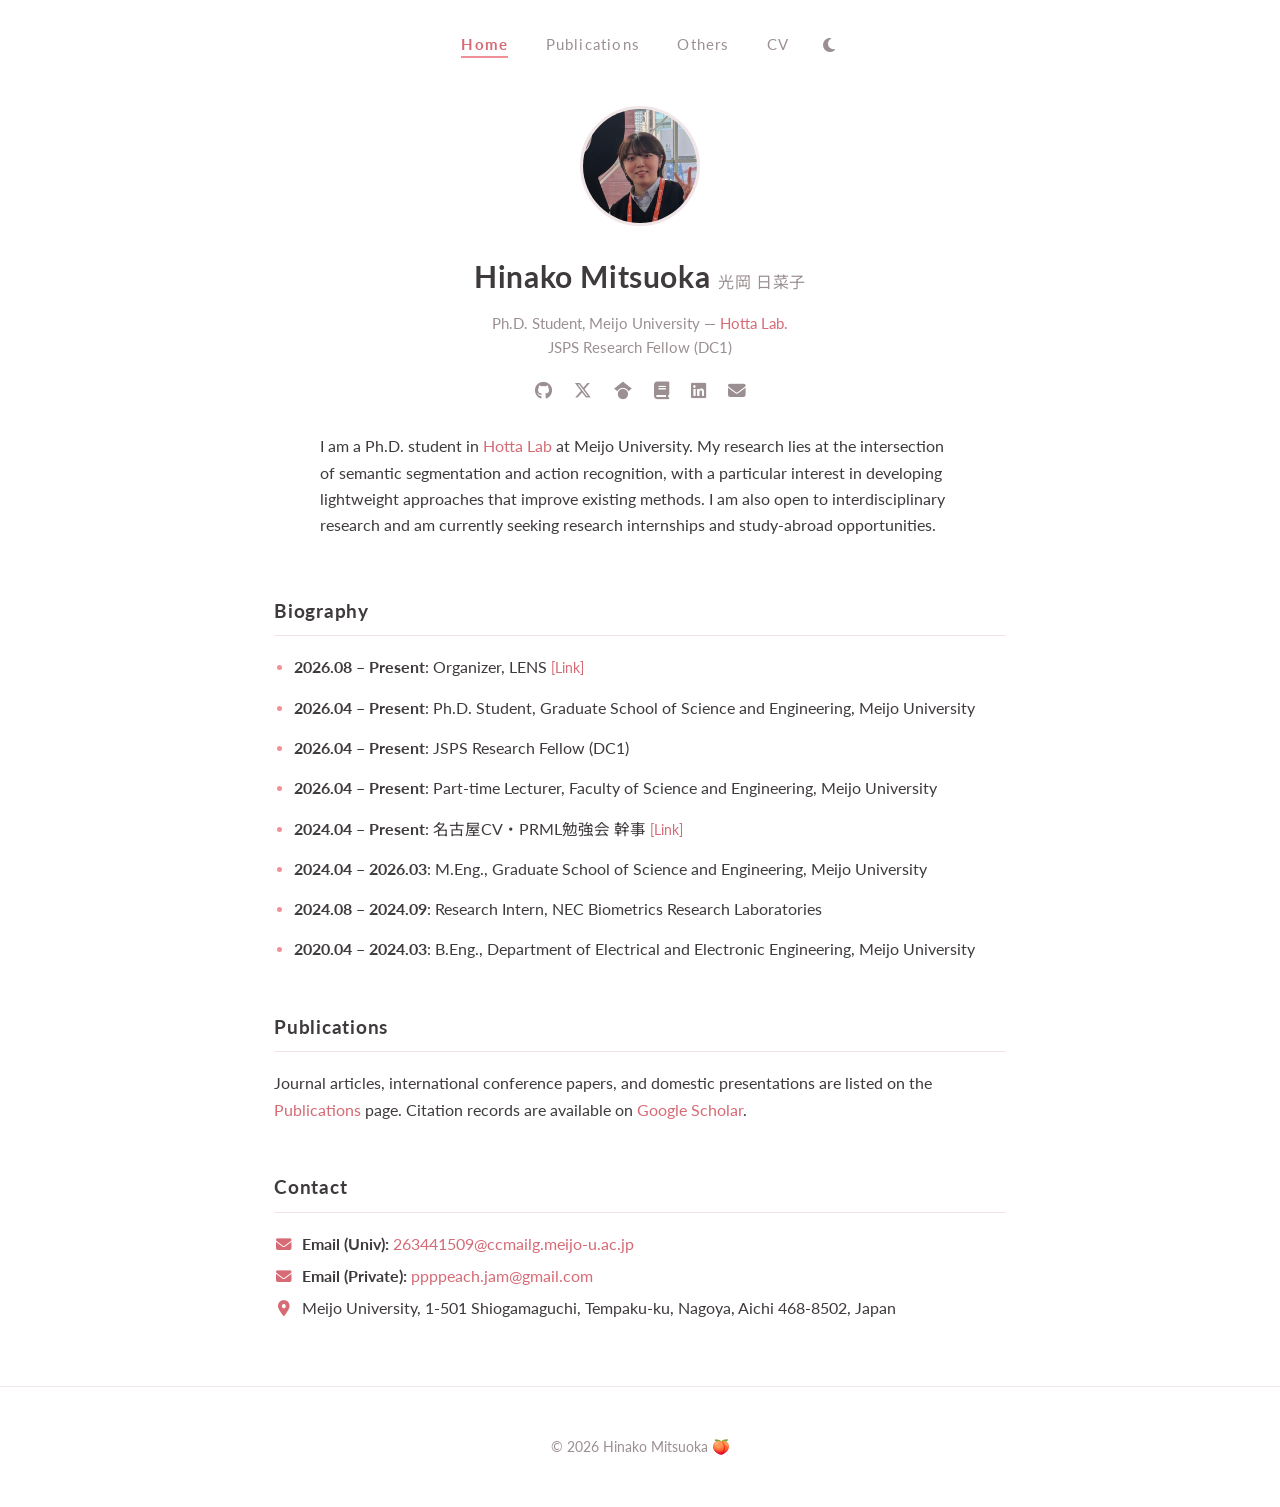
<file: index.html>
<!DOCTYPE html>
<html lang="en">
<head>
  <meta charset="UTF-8">
  <link rel="icon" href="Image/favicon.ico">
  <title>Hinako Mitsuoka / 光岡日菜子</title>
  <meta name="description" content="Hinako Mitsuoka — Ph.D. student at Meijo University. Computer vision researcher.">
  <meta name="viewport" content="width=device-width, initial-scale=1.0">

  <meta property="og:title" content="Hinako Mitsuoka | Portfolio">
  <meta property="og:description" content="Hinako Mitsuoka — Ph.D. student at Meijo University.">
  <meta property="og:type" content="website">
  <link rel="preconnect" href="https://fonts.googleapis.com">
  <link rel="preconnect" href="https://fonts.gstatic.com" crossorigin>
  <link href="https://fonts.googleapis.com/css2?family=Lato:wght@400;700&family=Noto+Sans+JP:wght@400;500;700&display=swap" rel="stylesheet">
  <link rel="stylesheet" href="https://cdnjs.cloudflare.com/ajax/libs/font-awesome/6.5.1/css/all.min.css">
  <link rel="stylesheet" href="style.css">
  <script src="theme.js"></script>

  <script type="application/ld+json">
  {
    "@context": "https://schema.org",
    "@type": "Person",
    "name": "Hinako Mitsuoka",
    "alternateName": ["光岡日菜子", "光岡 日菜子"],
    "jobTitle": "Ph.D. Student",
    "affiliation": {
      "@type": "CollegeOrUniversity",
      "name": "Meijo University",
      "sameAs": "https://www.meijo-u.ac.jp/"
    },
    "url": "https://ppppeach-jam.github.io/",
    "sameAs": [
      "https://github.com/ppppeach-jam",
      "https://twitter.com/ramentabetai__1",
      "https://scholar.google.co.jp/citations?user=S68EVOUAAAAJ",
      "https://researchmap.jp/hinako_mitsuoka",
      "https://www.linkedin.com/in/%E6%97%A5%E8%8F%9C%E5%AD%90-%E5%85%89%E5%B2%A1-71668b3b3/"
    ]
  }
  </script>
</head>

<body>

<div class="page">

  <nav class="site-nav">
    <a href="index.html" class="active">Home</a>
    <a href="publications.html">Publications</a>
    <a href="others.html">Others</a>
    <a href="cv.pdf" target="_blank">CV</a>
    <button class="theme-toggle" onclick="toggleTheme()" aria-label="Toggle dark mode"><i class="fas fa-moon"></i></button>
  </nav>

  <header>
    <img src="Image/profile.png" alt="Hinako Mitsuoka" class="profile-img">
    <h1>Hinako Mitsuoka<span class="name-ja">光岡 日菜子</span></h1>
    <div class="subtitle">
      Ph.D. Student, Meijo University — <a href="https://wwwms.meijo-u.ac.jp/kazuhotta/" target="_blank">Hotta Lab.</a><br>
      JSPS Research Fellow (DC1)
    </div>

    <div class="social-links">
      <a href="https://github.com/ppppeach-jam" target="_blank" aria-label="GitHub"><i class="fab fa-github"></i></a>
      <a href="https://twitter.com/ramentabetai__1" target="_blank" aria-label="X"><i class="fab fa-x-twitter"></i></a>
      <a href="https://scholar.google.co.jp/citations?user=S68EVOUAAAAJ" target="_blank" aria-label="Google Scholar"><i class="fa-brands fa-google-scholar"></i></a>
      <a href="https://researchmap.jp/hinako_mitsuoka" target="_blank" aria-label="researchmap"><i class="fa-solid fa-book"></i></a>
      <a href="https://www.linkedin.com/in/%E6%97%A5%E8%8F%9C%E5%AD%90-%E5%85%89%E5%B2%A1-71668b3b3/" target="_blank" aria-label="LinkedIn"><i class="fab fa-linkedin"></i></a>
      <a href="mailto:263441509@ccmailg.meijo-u.ac.jp" aria-label="Email"><i class="fas fa-envelope"></i></a>
    </div>

    <p class="bio">
      I am a Ph.D. student in <a href="https://wwwms.meijo-u.ac.jp/kazuhotta/" target="_blank">Hotta Lab</a> at Meijo University.
      My research lies at the intersection of semantic segmentation and action recognition,
      with a particular interest in developing lightweight approaches that improve existing methods.
      I am also open to interdisciplinary research and am currently seeking research internships
      and study-abroad opportunities.
    </p>
  </header>

  <h2>Biography</h2>
  <ul>
    <li><b>2026.08 – Present</b>: Organizer, LENS <a href="https://lens-kousiki.com/index.html" target="_blank" class="plink">[Link]</a></li>
    <li><b>2026.04 – Present</b>: Ph.D. Student, Graduate School of Science and Engineering, Meijo University</li>
    <li><b>2026.04 – Present</b>: JSPS Research Fellow (DC1)</li>
    <li><b>2026.04 – Present</b>: Part-time Lecturer, Faculty of Science and Engineering, Meijo University</li>
    <li><b>2024.04 – Present</b>: 名古屋CV・PRML勉強会 幹事 <a href="https://nagoyacv.connpass.com/" target="_blank" class="plink">[Link]</a></li>
    <li><b>2024.04 – 2026.03</b>: M.Eng., Graduate School of Science and Engineering, Meijo University</li>
    <li><b>2024.08 – 2024.09</b>: Research Intern, NEC Biometrics Research Laboratories</li>
    <li><b>2020.04 – 2024.03</b>: B.Eng., Department of Electrical and Electronic Engineering, Meijo University</li>
  </ul>

  <h2>Publications</h2>
  <p>
    Journal articles, international conference papers, and domestic presentations are listed on the
    <a href="publications.html">Publications</a> page.
    Citation records are available on
    <a href="https://scholar.google.co.jp/citations?user=S68EVOUAAAAJ" target="_blank">Google Scholar</a>.
  </p>

  <h2>Contact</h2>
  <div class="contact">
    <p><i class="fas fa-envelope"></i> <b>Email (Univ):</b> <a href="mailto:263441509@ccmailg.meijo-u.ac.jp">263441509@ccmailg.meijo-u.ac.jp</a></p>
    <p><i class="fas fa-envelope"></i> <b>Email (Private):</b> <a href="mailto:ppppeach.jam@gmail.com">ppppeach.jam@gmail.com</a></p>
    <p><i class="fas fa-map-marker-alt"></i> Meijo University, 1-501 Shiogamaguchi, Tempaku-ku, Nagoya, Aichi 468-8502, Japan</p>
  </div>

</div>

<footer>
  © 2026 Hinako Mitsuoka 🍑
</footer>

</body>
</html>
</file>
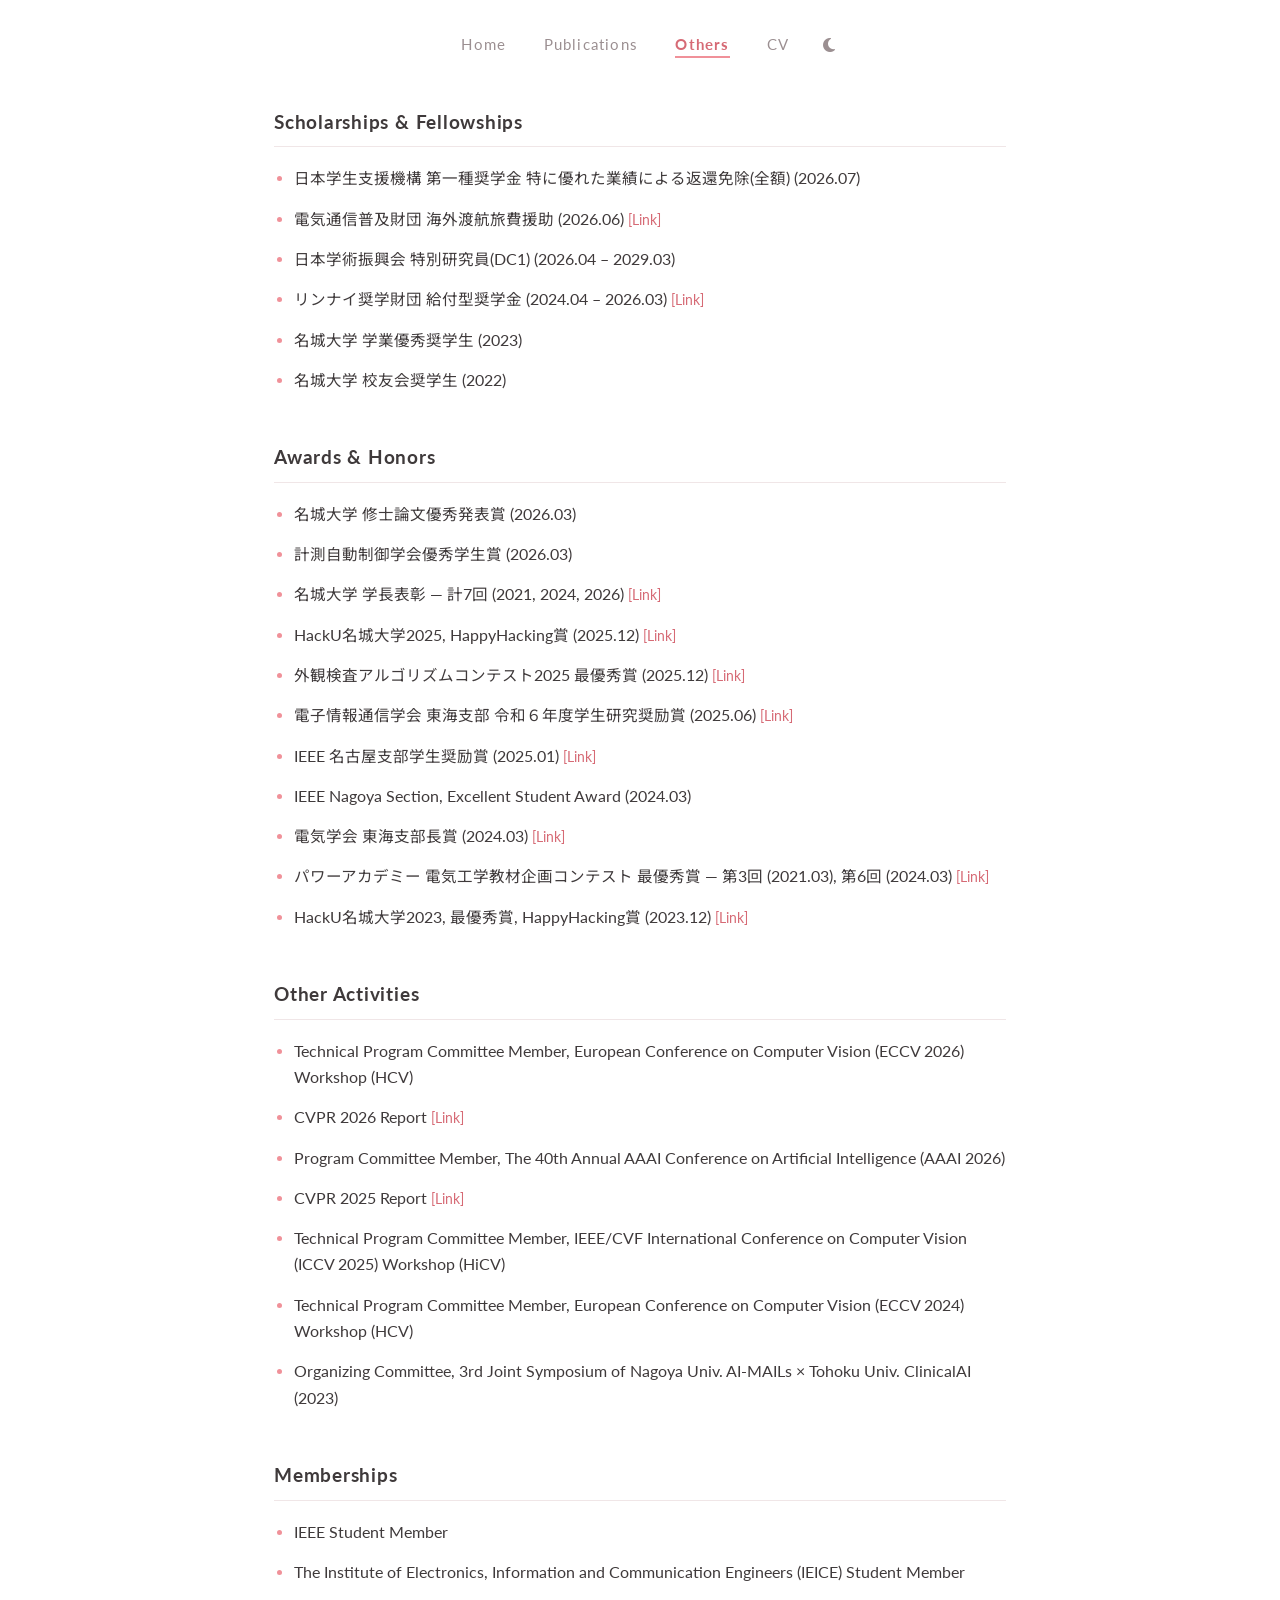
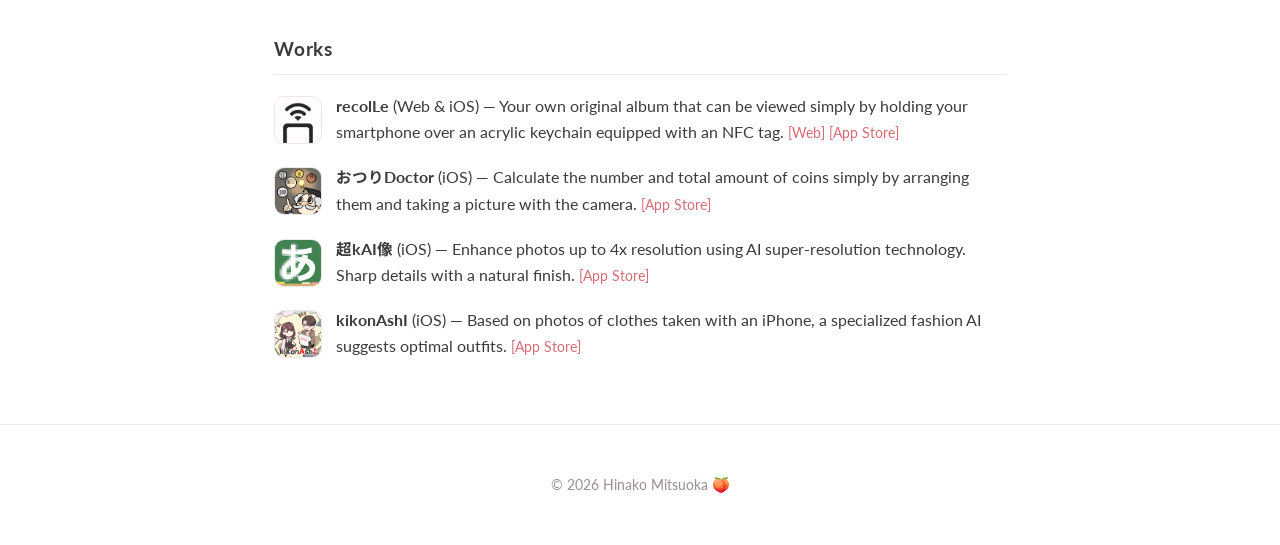
<file: others.html>
<!DOCTYPE html>
<html lang="en">
<head>
  <meta charset="UTF-8">
  <link rel="icon" href="Image/favicon.ico">
  <title>Others | Hinako Mitsuoka</title>
  <meta name="description" content="Awards, scholarships, activities and works of Hinako Mitsuoka.">
  <meta name="viewport" content="width=device-width, initial-scale=1.0">
  <link rel="preconnect" href="https://fonts.googleapis.com">
  <link rel="preconnect" href="https://fonts.gstatic.com" crossorigin>
  <link href="https://fonts.googleapis.com/css2?family=Lato:wght@400;700&family=Noto+Sans+JP:wght@400;500;700&display=swap" rel="stylesheet">
  <link rel="stylesheet" href="https://cdnjs.cloudflare.com/ajax/libs/font-awesome/6.5.1/css/all.min.css">
  <link rel="stylesheet" href="style.css">
  <script src="theme.js"></script>
</head>

<body>

<div class="page">

  <nav class="site-nav">
    <a href="index.html">Home</a>
    <a href="publications.html">Publications</a>
    <a href="others.html" class="active">Others</a>
    <a href="cv.pdf" target="_blank">CV</a>
    <button class="theme-toggle" onclick="toggleTheme()" aria-label="Toggle dark mode"><i class="fas fa-moon"></i></button>
  </nav>

  <h2>Scholarships &amp; Fellowships</h2>
  <ul>
    <li>日本学生支援機構 第一種奨学金 特に優れた業績による返還免除(全額) (2026.07)</li>
    <li>電気通信普及財団 海外渡航旅費援助 (2026.06) <a href="https://www.taf.or.jp/files/2277/1711324985.pdf" target="_blank" class="plink">[Link]</a></li>
    <li>日本学術振興会 特別研究員(DC1) (2026.04 – 2029.03)</li>
    <li>リンナイ奨学財団 給付型奨学金 (2024.04 – 2026.03) <a href="https://www.rinnaischolarship.or.jp/grants/" target="_blank" class="plink">[Link]</a></li>
    <li>名城大学 学業優秀奨学生 (2023)</li>
    <li>名城大学 校友会奨学生 (2022)</li>
  </ul>

  <h2>Awards &amp; Honors</h2>
  <ul>
    <li>名城大学 修士論文優秀発表賞 (2026.03)</li>
    <li>計測自動制御学会優秀学生賞  (2026.03)</li>
    <li>名城大学 学長表彰 — 計7回 (2021, 2024, 2026) <a href="https://www.meijo-u.ac.jp/news/asset/e5c8a3d1c30e68b3fec723ad466a0f3a.pdf" target="_blank" class="plink">[Link]</a></li>
    <li>HackU名城大学2025, HappyHacking賞 (2025.12) <a href="https://hacku.yahoo.co.jp/meijo2025/" target="_blank" class="plink">[Link]</a></li>
    <li>外観検査アルゴリズムコンテスト2025 最優秀賞 (2025.12) <a href="https://alcon.itlab.org/" target="_blank" class="plink">[Link]</a></li>
    <li>電子情報通信学会 東海支部 令和６年度学生研究奨励賞 (2025.06) <a href="https://www.ieice.org/tokai/student/student-shorei/" target="_blank" class="plink">[Link]</a></li>
    <li>IEEE 名古屋支部学生奨励賞 (2025.01) <a href="https://ieee-jp.org/section/nagoya/category/section-activity/award-comittee/student-encouragement-award/" target="_blank" class="plink">[Link]</a></li>
    <li>IEEE Nagoya Section, Excellent Student Award (2024.03)</li>
    <li>電気学会 東海支部長賞 (2024.03) <a href="https://www.iee.jp/tokai/award/支部長賞受賞者2023年/" target="_blank" class="plink">[Link]</a></li>
    <li>パワーアカデミー 電気工学教材企画コンテスト 最優秀賞 — 第3回 (2021.03), 第6回 (2024.03) <a href="https://www.power-academy.jp/info/2024/003795.html/" target="_blank" class="plink">[Link]</a></li>
    <li>HackU名城大学2023, 最優秀賞, HappyHacking賞 (2023.12) <a href="https://hacku.yahoo.co.jp/meijo2023/" target="_blank" class="plink">[Link]</a></li>
  </ul>

  <h2>Other Activities</h2>
  <ul>
    <li>Technical Program Committee Member, European Conference on Computer Vision (ECCV 2026) Workshop (HCV)</li>
    <li>CVPR 2026 Report <a href="https://hirokatsukataoka.net/temp/presen/260611CVPR2026Report_FinalizedVer.pdf" target="_blank" class="plink">[Link]</a></li>
    <li>Program Committee Member, The 40th Annual AAAI Conference on Artificial Intelligence (AAAI 2026)</li>
    <li>CVPR 2025 Report <a href="https://t.co/OZQ3l2Pnc5" target="_blank" class="plink">[Link]</a></li>
    <li>Technical Program Committee Member, IEEE/CVF International Conference on Computer Vision (ICCV 2025) Workshop (HiCV)</li>
    <li>Technical Program Committee Member, European Conference on Computer Vision (ECCV 2024) Workshop (HCV)</li>
    <li>Organizing Committee, 3rd Joint Symposium of Nagoya Univ. AI-MAILs × Tohoku Univ. ClinicalAI (2023)</li>
  </ul>

  <h2>Memberships</h2>
  <ul>
    <li>IEEE Student Member</li>
    <li>The Institute of Electronics, Information and Communication Engineers (IEICE) Student Member</li>
  </ul>

  <h2>Works</h2>
  <ul class="work-list">
    <li>
      <img src="Image/1024.png" alt="recolLe" class="work-icon" loading="lazy">
      <div>
        <span class="work-name">recolLe</span> (Web &amp; iOS) —
        Your own original album that can be viewed simply by holding your smartphone over an acrylic keychain equipped with an NFC tag.
        <a href="https://recolle.vercel.app/" target="_blank" class="plink">[Web]</a>
        <a href="https://apps.apple.com/jp/app/recolle-nfc-photo-album/id6755230226" target="_blank" class="plink">[App Store]</a>
      </div>
    </li>
    <li>
      <img src="Image/kozeniicon2.png" alt="おつりDoctor" class="work-icon" loading="lazy">
      <div>
        <span class="work-name">おつりDoctor</span> (iOS) —
        Calculate the number and total amount of coins simply by arranging them and taking a picture with the camera.
        <a href="https://apps.apple.com/jp/app/%E3%81%8A%E3%81%A4%E3%82%8Adoctor/id6755966828" target="_blank" class="plink">[App Store]</a>
      </div>
    </li>
    <li>
      <img src="Image/choukaizou_icon.png" alt="超kAI像" class="work-icon" loading="lazy">
      <div>
        <span class="work-name">超kAI像</span> (iOS) —
        Enhance photos up to 4x resolution using AI super-resolution technology. Sharp details with a natural finish.
        <a href="https://apps.apple.com/jp/app/%E8%B6%85kai%E8%94%B5/id6751739848" target="_blank" class="plink">[App Store]</a>
      </div>
    </li>
    <li>
      <img src="Image/kikonashi_icon.png" alt="kikonAshI" class="work-icon" loading="lazy">
      <div>
        <span class="work-name">kikonAshI</span> (iOS) —
        Based on photos of clothes taken with an iPhone, a specialized fashion AI suggests optimal outfits.
        <a href="https://apps.apple.com/us/app/kikonashi/id6502258139" target="_blank" class="plink">[App Store]</a>
      </div>
    </li>
  </ul>

</div>

<footer>
  © 2026 Hinako Mitsuoka 🍑
</footer>

</body>
</html>
</file>
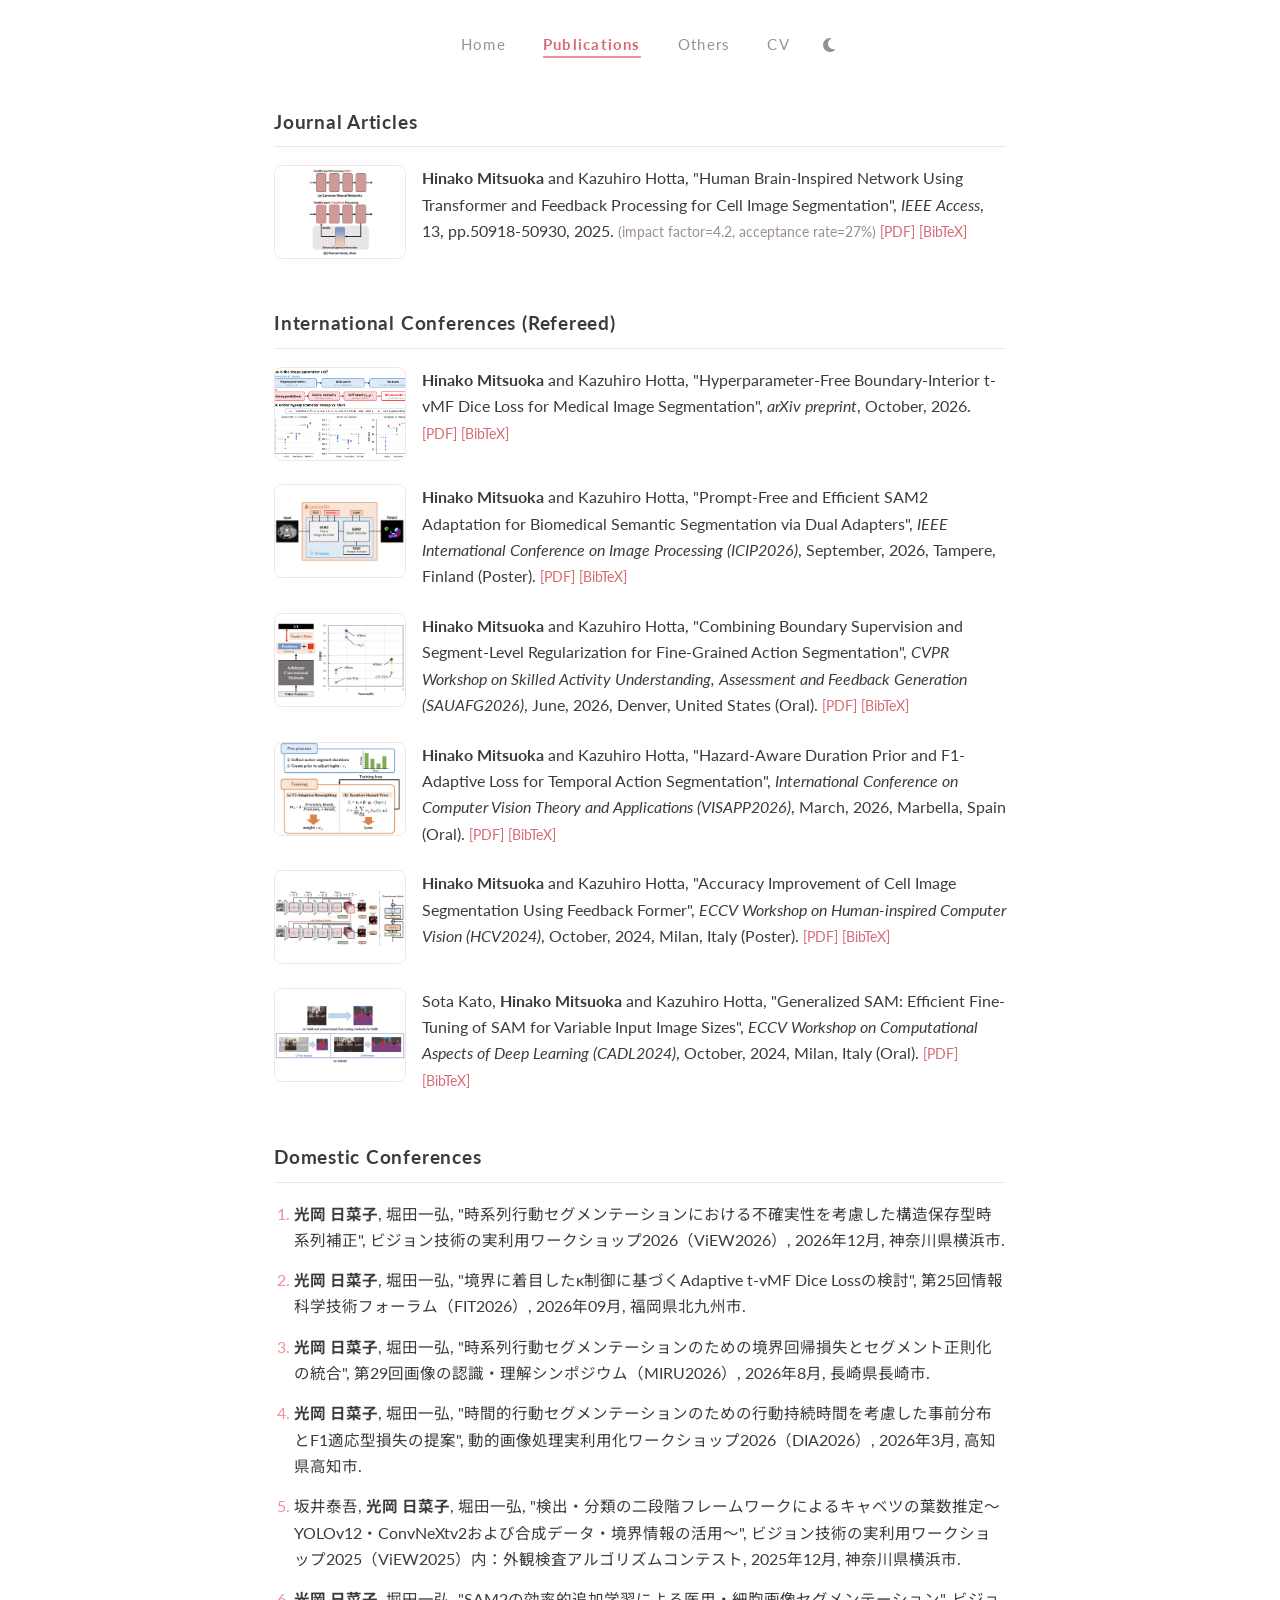
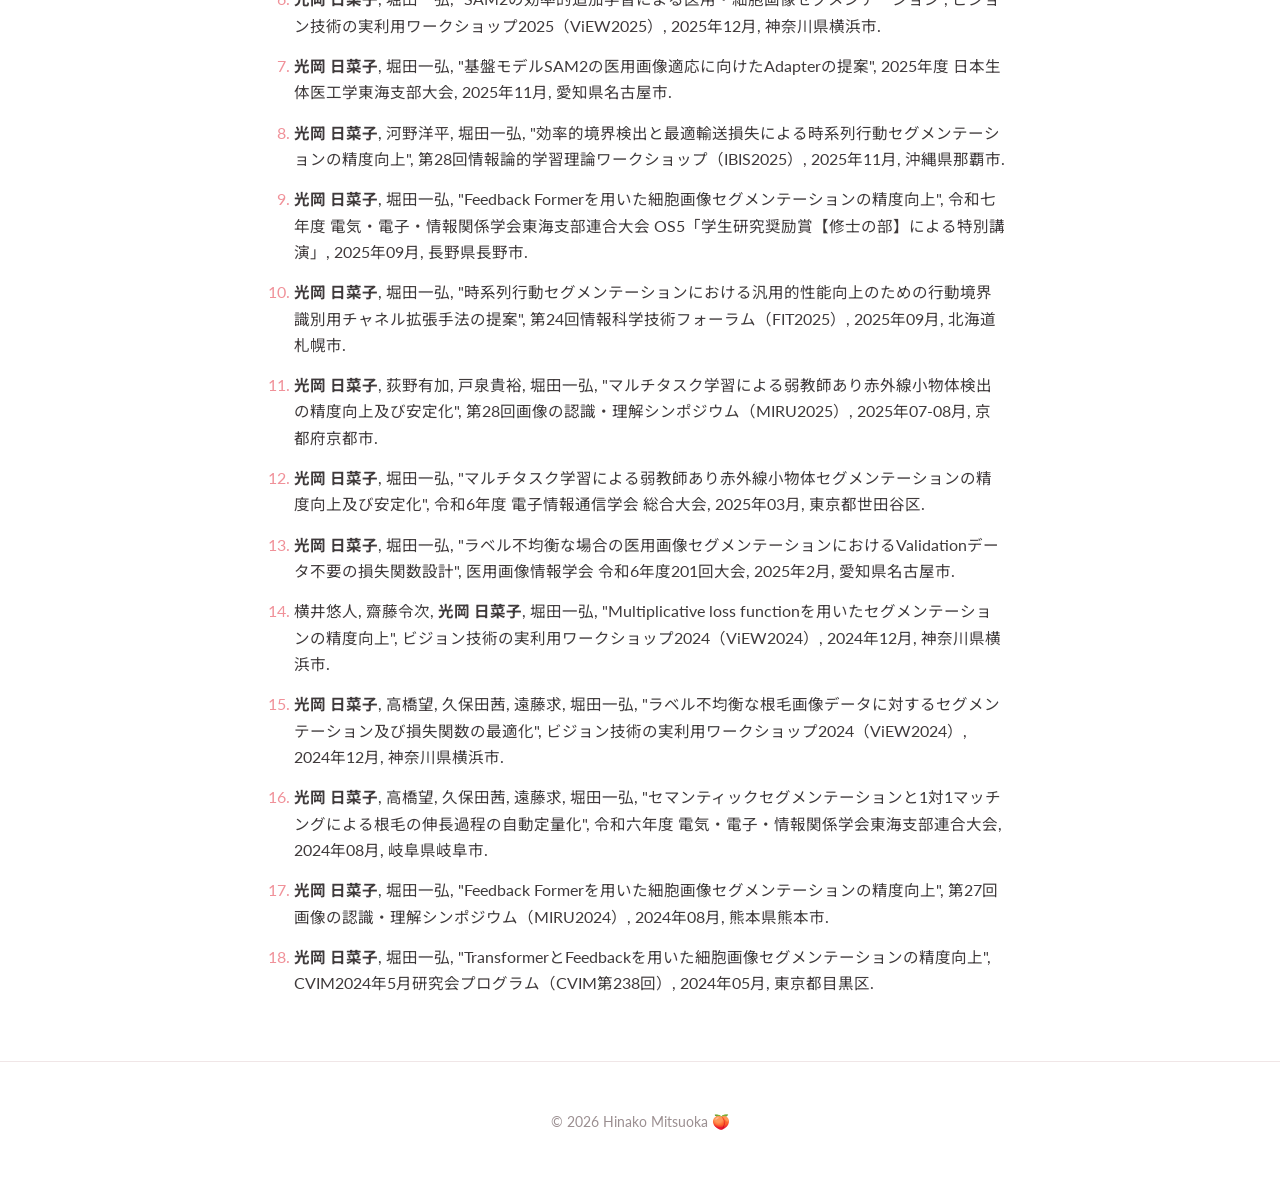
<file: publications.html>
<!DOCTYPE html>
<html lang="en">
<head>
  <meta charset="UTF-8">
  <link rel="icon" href="Image/favicon.ico">
  <title>Publications | Hinako Mitsuoka</title>
  <meta name="description" content="Publications of Hinako Mitsuoka.">
  <meta name="viewport" content="width=device-width, initial-scale=1.0">
  <link rel="preconnect" href="https://fonts.googleapis.com">
  <link rel="preconnect" href="https://fonts.gstatic.com" crossorigin>
  <link href="https://fonts.googleapis.com/css2?family=Lato:wght@400;700&family=Noto+Sans+JP:wght@400;500;700&display=swap" rel="stylesheet">
  <link rel="stylesheet" href="https://cdnjs.cloudflare.com/ajax/libs/font-awesome/6.5.1/css/all.min.css">
  <link rel="stylesheet" href="style.css">
  <script src="theme.js"></script>
</head>

<body>

<div class="page">

  <nav class="site-nav">
    <a href="index.html">Home</a>
    <a href="publications.html" class="active">Publications</a>
    <a href="others.html">Others</a>
    <a href="cv.pdf" target="_blank">CV</a>
    <button class="theme-toggle" onclick="toggleTheme()" aria-label="Toggle dark mode"><i class="fas fa-moon"></i></button>
  </nav>

  <h2>Journal Articles</h2>
  <ul class="pub-list">
    <li>
      <div class="pub-thumb-wrap">
        <img class="pub-thumb" src="Image/pub/ieeeaccess2025.png" alt="" loading="lazy" onerror="this.style.display='none';this.nextElementSibling.style.display='flex'">
        <div class="pub-thumb-ph">IEEE Access<br>2025</div>
      </div>
      <div>
        <span class="me">Hinako Mitsuoka</span> and Kazuhiro Hotta,
        "Human Brain-Inspired Network Using Transformer and Feedback Processing for Cell Image Segmentation",
        <span class="venue">IEEE Access</span>, 13, pp.50918-50930, 2025. <span class="note">(impact factor=4.2, acceptance rate=27%)</span>
        <a href="https://ieeexplore.ieee.org/document/10934004" target="_blank" class="plink">[PDF]</a>
        <button class="plink" onclick="showBibtex('ieeeaccess2025')">[BibTeX]</button>
      </div>
    </li>
  </ul>

  <h2>International Conferences (Refereed)</h2>
  <ul class="pub-list">
    <li>
      <div class="pub-thumb-wrap">
        <img class="pub-thumb" src="Image/pub/stb.png" alt="" loading="lazy" onerror="this.style.display='none';this.nextElementSibling.style.display='flex'">
        <div class="pub-thumb-ph">arXiv preprint</div>
      </div>
      <div>
        <span class="me">Hinako Mitsuoka</span> and Kazuhiro Hotta,
        "Hyperparameter-Free Boundary-Interior t-vMF Dice Loss for Medical Image Segmentation",
        <span class="venue">arXiv preprint</span>, October, 2026.
        <a href="https://arxiv.org/abs/2610.32266" target="_blank" class="plink">[PDF]</a>
        <button class="plink" onclick="showBibtex('arXiv20261026')">[BibTeX]</button>
      </div>
    </li>
    <li>
      <div class="pub-thumb-wrap">
        <img class="pub-thumb" src="Image/pub/icip2026.png" alt="" loading="lazy" onerror="this.style.display='none';this.nextElementSibling.style.display='flex'">
        <div class="pub-thumb-ph">ICIP 2026</div>
      </div>
      <div>
        <span class="me">Hinako Mitsuoka</span> and Kazuhiro Hotta,
        "Prompt-Free and Efficient SAM2 Adaptation for Biomedical Semantic Segmentation via Dual Adapters",
        <span class="venue">IEEE International Conference on Image Processing (ICIP2026)</span>,
        September, 2026, Tampere, Finland (Poster).
        <a href="https://arxiv.org/pdf/2605.05979" target="_blank" class="plink">[PDF]</a>
        <button class="plink" onclick="showBibtex('icip2026')">[BibTeX]</button>
      </div>
    </li>
    <li>
      <div class="pub-thumb-wrap">
        <img class="pub-thumb" src="Image/pub/cvpr2026w.png" alt="" loading="lazy" onerror="this.style.display='none';this.nextElementSibling.style.display='flex'">
        <div class="pub-thumb-ph">CVPR 2026 WS</div>
      </div>
      <div>
        <span class="me">Hinako Mitsuoka</span> and Kazuhiro Hotta,
        "Combining Boundary Supervision and Segment-Level Regularization for Fine-Grained Action Segmentation",
        <span class="venue">CVPR Workshop on Skilled Activity Understanding, Assessment and Feedback Generation (SAUAFG2026)</span>,
        June, 2026, Denver, United States (Oral).
        <a href="https://openaccess.thecvf.com/content/CVPR2026W/SAUAFG/papers/Mitsuoka_Combining_Boundary_Supervision_and_Segment-Level_Regularization_for_Fine-Grained_Action_Segmentation_CVPRW_2026_paper.pdf" target="_blank" class="plink">[PDF]</a>
        <button class="plink" onclick="showBibtex('cvpr2026w')">[BibTeX]</button>
      </div>
    </li>
    <li>
      <div class="pub-thumb-wrap">
        <img class="pub-thumb" src="Image/pub/visapp2026.png" alt="" loading="lazy" onerror="this.style.display='none';this.nextElementSibling.style.display='flex'">
        <div class="pub-thumb-ph">VISAPP 2026</div>
      </div>
      <div>
        <span class="me">Hinako Mitsuoka</span> and Kazuhiro Hotta,
        "Hazard-Aware Duration Prior and F1-Adaptive Loss for Temporal Action Segmentation",
        <span class="venue">International Conference on Computer Vision Theory and Applications (VISAPP2026)</span>,
        March, 2026, Marbella, Spain (Oral).
        <a href="https://www.scitepress.org/Papers/2026/143962/143962.pdf" target="_blank" class="plink">[PDF]</a>
        <button class="plink" onclick="showBibtex('visapp2026')">[BibTeX]</button>
      </div>
    </li>
    <li>
      <div class="pub-thumb-wrap">
        <img class="pub-thumb" src="Image/pub/eccv2024hcv.png" alt="" loading="lazy" onerror="this.style.display='none';this.nextElementSibling.style.display='flex'">
        <div class="pub-thumb-ph">ECCV 2024 WS</div>
      </div>
      <div>
        <span class="me">Hinako Mitsuoka</span> and Kazuhiro Hotta,
        "Accuracy Improvement of Cell Image Segmentation Using Feedback Former",
        <span class="venue">ECCV Workshop on Human-inspired Computer Vision (HCV2024)</span>,
        October, 2024, Milan, Italy (Poster).
        <a href="https://arxiv.org/pdf/2408.12974" target="_blank" class="plink">[PDF]</a>
        <button class="plink" onclick="showBibtex('eccv2024hcv')">[BibTeX]</button>
      </div>
    </li>
    <li>
      <div class="pub-thumb-wrap">
        <img class="pub-thumb" src="Image/pub/eccv2024cadl.png" alt="" loading="lazy" onerror="this.style.display='none';this.nextElementSibling.style.display='flex'">
        <div class="pub-thumb-ph">ECCV 2024 WS</div>
      </div>
      <div>
        Sota Kato, <span class="me">Hinako Mitsuoka</span> and Kazuhiro Hotta,
        "Generalized SAM: Efficient Fine-Tuning of SAM for Variable Input Image Sizes",
        <span class="venue">ECCV Workshop on Computational Aspects of Deep Learning (CADL2024)</span>,
        October, 2024, Milan, Italy (Oral).
        <a href="https://arxiv.org/pdf/2408.12406.pdf" target="_blank" class="plink">[PDF]</a>
        <button class="plink" onclick="showBibtex('eccv2024cadl')">[BibTeX]</button>
      </div>
    </li>
  </ul>

  <h2>Domestic Conferences</h2>
  <ol>
    <li><span class="me">光岡 日菜子</span>, 堀田一弘, "時系列行動セグメンテーションにおける不確実性を考慮した構造保存型時系列補正", ビジョン技術の実利用ワークショップ2026（ViEW2026）, 2026年12月, 神奈川県横浜市.</li>
    <li><span class="me">光岡 日菜子</span>, 堀田一弘, "境界に着目したκ制御に基づくAdaptive t-vMF Dice Lossの検討", 第25回情報科学技術フォーラム（FIT2026）, 2026年09月, 福岡県北九州市.</li>
    <li><span class="me">光岡 日菜子</span>, 堀田一弘, "時系列行動セグメンテーションのための境界回帰損失とセグメント正則化の統合", 第29回画像の認識・理解シンポジウム（MIRU2026）, 2026年8月, 長崎県長崎市.</li>
    <li><span class="me">光岡 日菜子</span>, 堀田一弘, "時間的行動セグメンテーションのための行動持続時間を考慮した事前分布とF1適応型損失の提案", 動的画像処理実利用化ワークショップ2026（DIA2026）, 2026年3月, 高知県高知市.</li>
    <li>坂井泰吾, <span class="me">光岡 日菜子</span>, 堀田一弘, "検出・分類の二段階フレームワークによるキャベツの葉数推定～YOLOv12・ConvNeXtv2および合成データ・境界情報の活用～", ビジョン技術の実利用ワークショップ2025（ViEW2025）内：外観検査アルゴリズムコンテスト, 2025年12月, 神奈川県横浜市.</li>
    <li><span class="me">光岡 日菜子</span>, 堀田一弘, "SAM2の効率的追加学習による医用・細胞画像セグメンテーション", ビジョン技術の実利用ワークショップ2025（ViEW2025）, 2025年12月, 神奈川県横浜市.</li>
    <li><span class="me">光岡 日菜子</span>, 堀田一弘, "基盤モデルSAM2の医用画像適応に向けたAdapterの提案", 2025年度 日本生体医工学東海支部大会, 2025年11月, 愛知県名古屋市.</li>
    <li><span class="me">光岡 日菜子</span>, 河野洋平, 堀田一弘, "効率的境界検出と最適輸送損失による時系列行動セグメンテーションの精度向上", 第28回情報論的学習理論ワークショップ（IBIS2025）, 2025年11月, 沖縄県那覇市.</li>
    <li><span class="me">光岡 日菜子</span>, 堀田一弘, "Feedback Formerを用いた細胞画像セグメンテーションの精度向上", 令和七年度 電気・電子・情報関係学会東海支部連合大会 OS5「学生研究奨励賞【修士の部】による特別講演」, 2025年09月, 長野県長野市.</li>
    <li><span class="me">光岡 日菜子</span>, 堀田一弘, "時系列行動セグメンテーションにおける汎用的性能向上のための行動境界識別用チャネル拡張手法の提案", 第24回情報科学技術フォーラム（FIT2025）, 2025年09月, 北海道札幌市.</li>
    <li><span class="me">光岡 日菜子</span>, 荻野有加, 戸泉貴裕, 堀田一弘, "マルチタスク学習による弱教師あり赤外線小物体検出の精度向上及び安定化", 第28回画像の認識・理解シンポジウム（MIRU2025）, 2025年07-08月, 京都府京都市.</li>
    <li><span class="me">光岡 日菜子</span>, 堀田一弘, "マルチタスク学習による弱教師あり赤外線小物体セグメンテーションの精度向上及び安定化", 令和6年度 電子情報通信学会 総合大会, 2025年03月, 東京都世田谷区.</li>
    <li><span class="me">光岡 日菜子</span>, 堀田一弘, "ラベル不均衡な場合の医用画像セグメンテーションにおけるValidationデータ不要の損失関数設計", 医用画像情報学会 令和6年度201回大会, 2025年2月, 愛知県名古屋市.</li>
    <li>横井悠人, 齋藤令次, <span class="me">光岡 日菜子</span>, 堀田一弘, "Multiplicative loss functionを用いたセグメンテーションの精度向上", ビジョン技術の実利用ワークショップ2024（ViEW2024）, 2024年12月, 神奈川県横浜市.</li>
    <li><span class="me">光岡 日菜子</span>, 高橋望, 久保田茜, 遠藤求, 堀田一弘, "ラベル不均衡な根毛画像データに対するセグメンテーション及び損失関数の最適化", ビジョン技術の実利用ワークショップ2024（ViEW2024）, 2024年12月, 神奈川県横浜市.</li>
    <li><span class="me">光岡 日菜子</span>, 高橋望, 久保田茜, 遠藤求, 堀田一弘, "セマンティックセグメンテーションと1対1マッチングによる根毛の伸長過程の自動定量化", 令和六年度 電気・電子・情報関係学会東海支部連合大会, 2024年08月, 岐阜県岐阜市.</li>
    <li><span class="me">光岡 日菜子</span>, 堀田一弘, "Feedback Formerを用いた細胞画像セグメンテーションの精度向上", 第27回画像の認識・理解シンポジウム（MIRU2024）, 2024年08月, 熊本県熊本市.</li>
    <li><span class="me">光岡 日菜子</span>, 堀田一弘, "TransformerとFeedbackを用いた細胞画像セグメンテーションの精度向上", CVIM2024年5月研究会プログラム（CVIM第238回）, 2024年05月, 東京都目黒区.</li>
  </ol>

</div>

<footer>
  © 2026 Hinako Mitsuoka 🍑
</footer>

<div id="bibtex-overlay" class="bibtex-overlay" onclick="closeBibtex(event)">
  <div class="bibtex-modal">
    <button class="bibtex-close" onclick="closeBibtex()" aria-label="Close">&times;</button>
    <pre id="bibtex-text"></pre>
    <button class="bibtex-copy" id="bibtex-copy-btn" onclick="copyBibtex()"><i class="fas fa-copy"></i> Copy</button>
  </div>
</div>

<script>
  // === BibTeX ポップアップ機能 ===
  // NOTE: 各論文の公式BibTeXです
  const bibtexData = {
    'ieeeaccess2025': `@ARTICLE{10934004,
  author={Mitsuoka, Hinako and Hotta, Kazuhiro},
  journal={IEEE Access},
  title={Human Brain-Inspired Network Using Transformer and Feedback Processing for Cell Image Segmentation},
  year={2025},
  volume={13},
  number={},
  pages={50918-50930},
  keywords={Transformers;Computer architecture;Microprocessors;Brain modeling;Accuracy;Visualization;Computational modeling;Biological neural networks;Feature extraction;Convolution;Feedback processing;semantic segmentation;transformer},
  doi={10.1109/ACCESS.2025.3552847}}
  `,
    'arXiv20261026': `@misc{mitsuoka2026hyper,
      title={Hyperparameter-Free Boundary-Interior t-vMF Dice Loss for Medical Image Segmentation}, 
      author={Hinako Mitsuoka and Kazuhiro Hotta},
      year={2026},
      eprint={2610.32266},
      archivePrefix={arXiv},
      primaryClass={cs.CV},
      url={https://arxiv.org/abs/2610.32266}}
`,
    'icip2026': `@INPROCEEDINGS{11630474,
  author={Mitsuoka, Hinako and Hotta, Kazuhiro},
  booktitle={2026 IEEE International Conference on Image Processing (ICIP)}, 
  title={Prompt-Free and Efficient SAM2 Adaptation for Biomedical Semantic Segmentation Via Dual Adapters}, 
  year={2026},
  volume={},
  number={},
  pages={1-6},
  keywords={Modeling;Printing;Accuracy;Training;Tuning;Conferences;Biomedical imaging;Convolution;Decoding;Design methodology;SAM2;Semantic Segmentation;Parameter Efficient Fine-Tuning;Biomedical Image;Adapter},
  doi={10.1109/ICIP61757.2026.11630474}}
`,
    'cvpr2026w': `@InProceedings{Mitsuoka_2026_CVPR,
    author    = {Mitsuoka, Hinako and Hotta, Kazuhiro},
    title     = {Combining Boundary Supervision and Segment-Level Regularization for Fine-Grained Action Segmentation},
    booktitle = {Proceedings of the IEEE/CVF Conference on Computer Vision and Pattern Recognition (CVPR) Workshops},
    month     = {June},
    year      = {2026},
    pages     = {8865-8873}
}`,
    'visapp2026': `@conference{visapp26,
author={Hinako Mitsuoka and Kazuhiro Hotta},
title={Hazard-Aware Duration Prior and F1-Adaptive Loss for Temporal Action Segmentation},
booktitle={Proceedings of the 21st International Conference on Computer Vision Theory and Applications - Volume 2: VISAPP},
year={2026},
pages={390-397},
publisher={SciTePress},
organization={INSTICC},
doi={10.5220/0014396200004084},
isbn={978-989-758-804-4},
issn={2184-4321},
}`,
    'eccv2024hcv': `@InProceedings{10.1007/978-3-031-91578-9_21,
author="Mitsuoka, Hinako
and Hotta, Kazuhiro",
editor="Del Bue, Alessio
and Canton, Cristian
and Pont-Tuset, Jordi
and Tommasi, Tatiana",
title="Accuracy Improvement of Cell Image Segmentation Using Feedback Former",
booktitle="Computer Vision -- ECCV 2024 Workshops",
year="2025",
publisher="Springer Nature Switzerland",
address="Cham",
pages="278--288",
isbn="978-3-031-91578-9"
}`,
    'eccv2024cadl': `@InProceedings{10.1007/978-3-031-91979-4_14,
author="Kato, Sota
and Mitsuoka, Hinako
and Hotta, Kazuhiro",
editor="Del Bue, Alessio
and Canton, Cristian
and Pont-Tuset, Jordi
and Tommasi, Tatiana",
title="Generalized SAM: Efficient Fine-Tuning of SAM for Variable Input Image Sizes",
booktitle="Computer Vision -- ECCV 2024 Workshops",
year="2025",
publisher="Springer Nature Switzerland",
address="Cham",
pages="167--182",
isbn="978-3-031-91979-4"
}`
  };

  const bibtexOverlay = document.getElementById('bibtex-overlay');
  const bibtexTextEl = document.getElementById('bibtex-text');
  const bibtexCopyBtn = document.getElementById('bibtex-copy-btn');
  let currentBibtexId = null;

  function showBibtex(id) {
    currentBibtexId = id;
    bibtexTextEl.textContent = bibtexData[id] || '';
    bibtexOverlay.classList.add('show');
  }

  function closeBibtex(event) {
    if (event && event.target !== bibtexOverlay && !event.target.classList.contains('bibtex-close')) {
      return;
    }
    bibtexOverlay.classList.remove('show');
  }

  function copyBibtex() {
    if (!currentBibtexId) return;
    navigator.clipboard.writeText(bibtexData[currentBibtexId]).then(() => {
      const original = bibtexCopyBtn.innerHTML;
      bibtexCopyBtn.innerHTML = '<i class="fas fa-check"></i> Copied!';
      setTimeout(() => { bibtexCopyBtn.innerHTML = original; }, 1500);
    });
  }

  document.addEventListener('keydown', (event) => {
    if (event.key === 'Escape') {
      bibtexOverlay.classList.remove('show');
    }
  });
</script>

</body>
</html>
</file>
<file: style.css>
/* === 🍑 shared styles === */
:root {
  --bg: #ffffff;
  --soft: #faf7f7;
  --text: #3f3a3b;
  --muted: #9b8f91;
  --accent: #d66a75;
  --accent-soft: #f09199;
  --rule: #f0e6e7;
}

html[data-theme="dark"] {
  --bg: #201b1c;
  --soft: #2a2426;
  --text: #e6dcdd;
  --muted: #a08f92;
  --accent: #ef9aa3;
  --accent-soft: #f09199;
  --rule: #3d3436;
}

* { box-sizing: border-box; }

body {
  font-family: "Lato", "Noto Sans JP", sans-serif;
  background-color: var(--bg);
  color: var(--text);
  margin: 0;
  padding: 0;
  font-size: 15.5px;
  line-height: 1.7;
  transition: background-color 0.3s, color 0.3s;
}

html[data-theme="dark"] .pub-thumb,
html[data-theme="dark"] .work-icon,
html[data-theme="dark"] .profile-img {
  filter: brightness(0.92);
}

.page {
  max-width: 780px;
  margin: 0 auto;
  padding: 32px 24px 0;
}

a {
  color: var(--accent);
  text-decoration: none;
}
a:hover { text-decoration: underline; }

/* === Site Navigation === */
.site-nav {
  text-align: center;
  margin-bottom: 48px;
  font-size: 0.95rem;
  letter-spacing: 0.08em;
}
.site-nav a {
  color: var(--muted);
  margin: 0 16px;
  padding-bottom: 3px;
}
@media (max-width: 480px) {
  .site-nav { font-size: 0.88rem; letter-spacing: 0.04em; }
  .site-nav a { margin: 0 8px; }
  .theme-toggle { margin-left: 6px; }
}
.site-nav a:hover { color: var(--accent); text-decoration: none; }
.site-nav a.active {
  color: var(--accent);
  font-weight: 700;
  border-bottom: 2px solid var(--accent-soft);
}
.theme-toggle {
  background: none;
  border: none;
  color: var(--muted);
  cursor: pointer;
  font-size: 1rem;
  margin-left: 12px;
  padding: 0;
  vertical-align: middle;
}
.theme-toggle:hover { color: var(--accent); }

/* === Header === */
header { text-align: center; margin-bottom: 56px; }

.profile-img {
  width: 120px;
  height: 120px;
  border-radius: 50%;
  object-fit: cover;
  border: 3px solid var(--rule);
  margin-bottom: 18px;
}

h1 {
  font-size: 1.9rem;
  font-weight: 700;
  margin: 0;
  letter-spacing: 0.02em;
}
.name-ja {
  font-size: 1rem;
  font-weight: 400;
  color: var(--muted);
  margin-left: 8px;
}

.subtitle {
  color: var(--muted);
  margin-top: 8px;
  font-size: 0.95rem;
  line-height: 1.6;
}

.social-links { margin-top: 16px; }
.social-links a {
  margin: 0 9px;
  color: var(--muted);
  font-size: 1.1rem;
  transition: color 0.2s;
}
.social-links a:hover { color: var(--accent); text-decoration: none; }

.bio {
  max-width: 640px;
  margin: 28px auto 0;
  text-align: left;
}

/* === Sections === */
h2 {
  font-size: 1.2rem;
  font-weight: 700;
  letter-spacing: 0.04em;
  margin: 48px 0 18px;
  padding-bottom: 8px;
  border-bottom: 1px solid var(--rule);
}

h3 {
  font-size: 1rem;
  font-weight: 700;
  color: var(--muted);
  margin: 24px 0 10px;
}

ol, ul { padding-left: 1.3em; margin: 0; }
li { margin-bottom: 0.9em; }
ul li::marker, ol li::marker { color: var(--accent-soft); }

.venue { font-style: italic; }
.me { font-weight: 700; }

/* === Publications with GA thumbnails === */
.pub-list { list-style: none; padding-left: 0; }
.pub-list li {
  display: flex;
  align-items: flex-start;
  gap: 16px;
  margin-bottom: 1.5em;
}
.pub-thumb-wrap { flex-shrink: 0; }
.pub-thumb {
  width: 132px;
  height: 94px;
  object-fit: cover;
  border: 1px solid var(--rule);
  border-radius: 8px;
  display: block;
}
.pub-thumb-ph {
  width: 132px;
  height: 94px;
  border: 1px dashed var(--rule);
  border-radius: 8px;
  display: none;
  align-items: center;
  justify-content: center;
  text-align: center;
  color: var(--muted);
  font-size: 0.72rem;
  letter-spacing: 0.05em;
  background: var(--soft);
  padding: 4px;
}
@media (max-width: 480px) {
  .pub-list li { gap: 12px; }
  .pub-thumb, .pub-thumb-ph { width: 100px; height: 72px; }
}

/* [PDF] [BibTeX] [Link] text links */
.plink {
  font-size: 0.9em;
  white-space: nowrap;
  cursor: pointer;
  background: none;
  border: none;
  padding: 0;
  font-family: inherit;
  color: var(--accent);
}
.plink:hover { text-decoration: underline; }

.note { font-size: 0.9em; color: var(--muted); }

/* === Works === */
.work-list { list-style: none; padding-left: 0; }
.work-list li {
  display: flex;
  align-items: flex-start;
  gap: 14px;
  margin-bottom: 1.2em;
}
.work-icon {
  width: 48px;
  height: 48px;
  border-radius: 10px;
  border: 1px solid var(--rule);
  object-fit: cover;
  flex-shrink: 0;
  margin-top: 3px;
}
.work-name { font-weight: 700; }

/* === Contact === */
.contact p { margin: 6px 0; }
.contact i { color: var(--accent); width: 20px; text-align: center; margin-right: 4px; }

/* === BibTeX Popup === */
.bibtex-overlay {
  position: fixed;
  inset: 0;
  background: rgba(63, 58, 59, 0.5);
  display: none;
  align-items: center;
  justify-content: center;
  padding: 20px;
  z-index: 2000;
}
.bibtex-overlay.show { display: flex; }

.bibtex-modal {
  position: relative;
  background: var(--bg);
  border-radius: 8px;
  padding: 30px 24px 24px;
  max-width: 600px;
  width: 100%;
  max-height: 80vh;
  box-shadow: 0 15px 40px rgba(0,0,0,0.25);
  display: flex;
  flex-direction: column;
  gap: 16px;
}

.bibtex-close {
  position: absolute;
  top: 10px;
  right: 14px;
  background: none;
  border: none;
  font-size: 1.5rem;
  line-height: 1;
  color: var(--muted);
  cursor: pointer;
}
.bibtex-close:hover { color: var(--accent); }

#bibtex-text {
  margin: 0;
  overflow: auto;
  background: var(--soft);
  border: 1px solid var(--rule);
  border-radius: 6px;
  padding: 16px;
  font-family: "SFMono-Regular", Consolas, Menlo, monospace;
  font-size: 0.85rem;
  line-height: 1.6;
  white-space: pre-wrap;
  word-break: break-word;
}

.bibtex-copy {
  align-self: flex-end;
  background-color: var(--accent);
  color: white;
  border: none;
  padding: 8px 18px;
  border-radius: 6px;
  font-size: 0.9rem;
  font-weight: 600;
  font-family: inherit;
  cursor: pointer;
}
.bibtex-copy:hover { background-color: var(--accent-soft); }

footer {
  text-align: center;
  padding: 48px 20px;
  margin-top: 64px;
  color: var(--muted);
  font-size: 0.9rem;
  border-top: 1px solid var(--rule);
}
</file>
